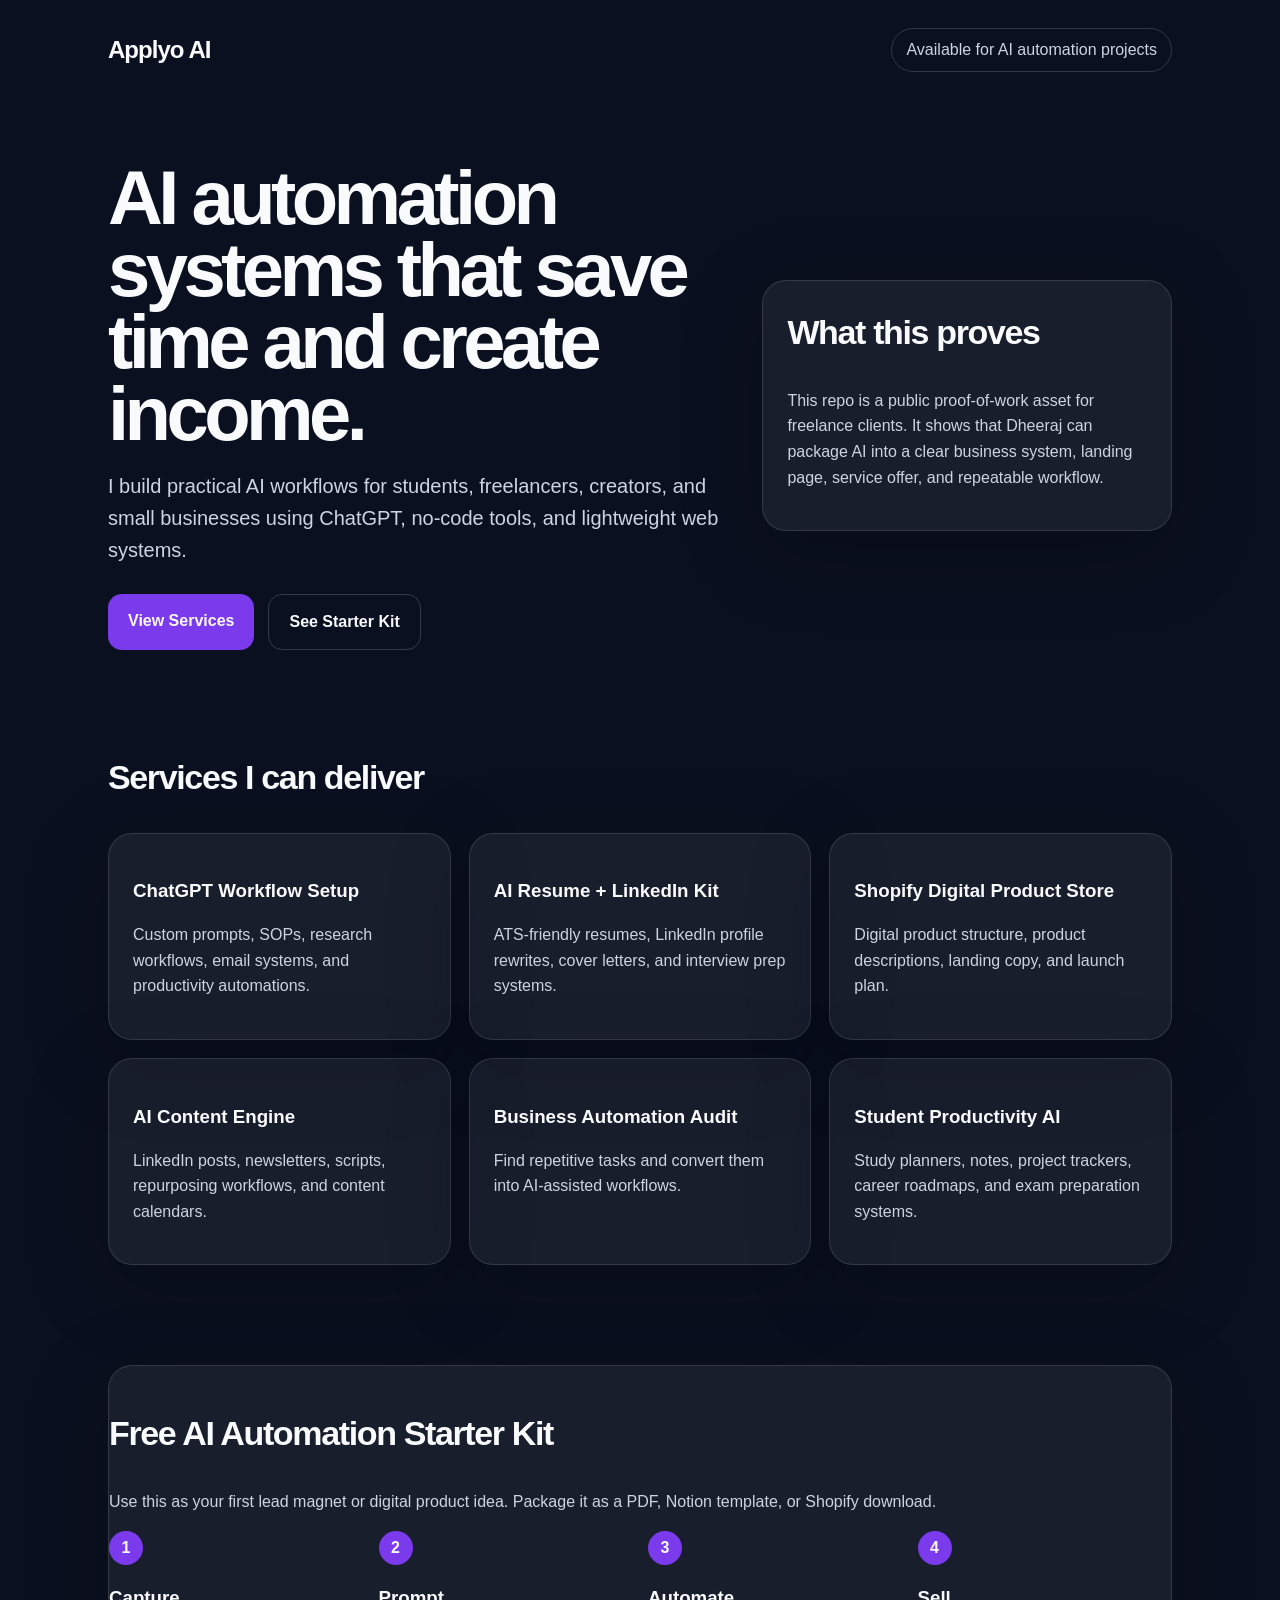
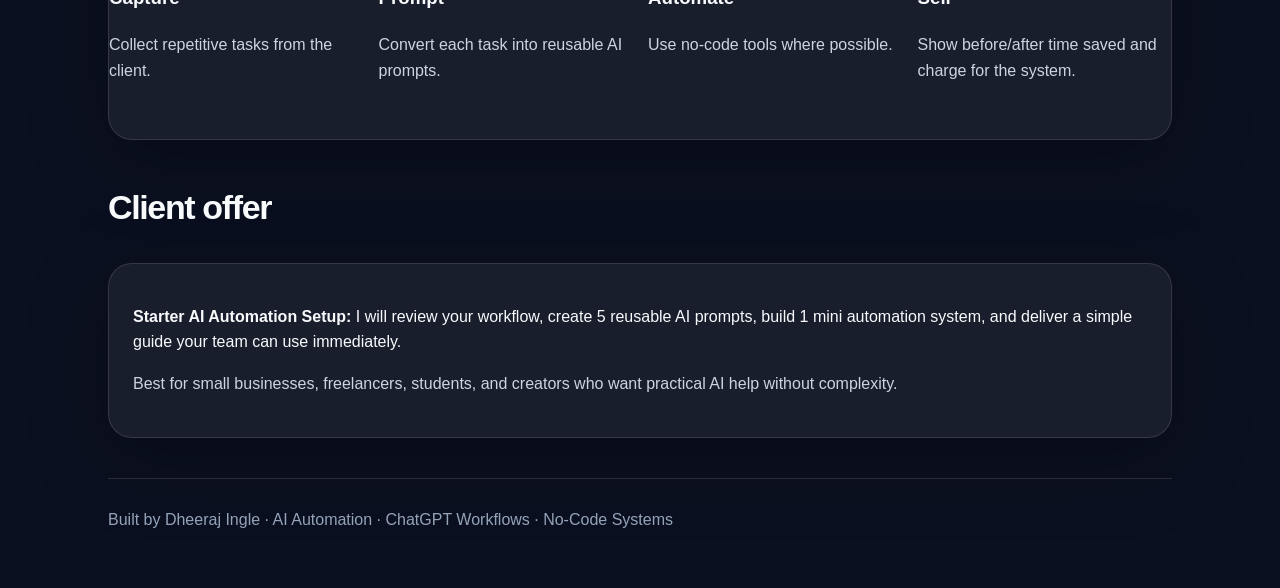
<file: index.html>
<!DOCTYPE html>
<html lang="en">
<head>
  <meta charset="UTF-8" />
  <meta name="viewport" content="width=device-width, initial-scale=1.0" />
  <title>Applyo AI — AI Automation Systems by Dheeraj</title>
  <meta name="description" content="AI automation, ChatGPT workflows, resume systems, and business productivity tools by Dheeraj Ingle." />
  <style>
    * { box-sizing: border-box; }
    body { margin: 0; font-family: Arial, sans-serif; background: #0b1020; color: #f8fafc; line-height: 1.6; }
    a { color: inherit; text-decoration: none; }
    .container { max-width: 1120px; margin: auto; padding: 28px; }
    .nav { display: flex; justify-content: space-between; align-items: center; gap: 20px; }
    .brand { font-weight: 800; letter-spacing: -0.04em; font-size: 24px; }
    .pill { border: 1px solid rgba(255,255,255,.16); border-radius: 999px; padding: 8px 14px; color: #cbd5e1; }
    .hero { padding: 90px 0 60px; display: grid; grid-template-columns: 1.2fr .8fr; gap: 40px; align-items: center; }
    h1 { font-size: clamp(42px, 7vw, 76px); line-height: .95; margin: 0 0 20px; letter-spacing: -0.06em; }
    h2 { font-size: 34px; letter-spacing: -0.04em; margin-top: 0; }
    .lead { font-size: 20px; color: #cbd5e1; max-width: 720px; }
    .cta { display: flex; gap: 14px; flex-wrap: wrap; margin-top: 28px; }
    .btn { background: #7c3aed; padding: 14px 20px; border-radius: 14px; font-weight: 700; display: inline-block; }
    .btn.secondary { background: transparent; border: 1px solid rgba(255,255,255,.18); }
    .card { background: rgba(255,255,255,.06); border: 1px solid rgba(255,255,255,.12); border-radius: 24px; padding: 24px; box-shadow: 0 20px 80px rgba(0,0,0,.25); }
    .grid { display: grid; grid-template-columns: repeat(3, 1fr); gap: 18px; margin: 28px 0 60px; }
    .service h3 { margin-bottom: 8px; }
    .muted { color: #cbd5e1; }
    .section { padding: 40px 0; }
    .steps { display: grid; grid-template-columns: repeat(4, 1fr); gap: 16px; }
    .step span { display: inline-flex; width: 34px; height: 34px; align-items: center; justify-content: center; background:#7c3aed; border-radius: 50%; font-weight: 800; }
    .footer { border-top: 1px solid rgba(255,255,255,.12); padding: 28px 0; color: #94a3b8; }
    @media (max-width: 860px) { .hero, .grid, .steps { grid-template-columns: 1fr; } }
  </style>
</head>
<body>
  <main class="container">
    <nav class="nav">
      <div class="brand">Applyo AI</div>
      <a class="pill" href="mailto:hello@example.com">Available for AI automation projects</a>
    </nav>

    <section class="hero">
      <div>
        <h1>AI automation systems that save time and create income.</h1>
        <p class="lead">I build practical AI workflows for students, freelancers, creators, and small businesses using ChatGPT, no-code tools, and lightweight web systems.</p>
        <div class="cta">
          <a class="btn" href="#services">View Services</a>
          <a class="btn secondary" href="#starter-kit">See Starter Kit</a>
        </div>
      </div>
      <div class="card">
        <h2>What this proves</h2>
        <p class="muted">This repo is a public proof-of-work asset for freelance clients. It shows that Dheeraj can package AI into a clear business system, landing page, service offer, and repeatable workflow.</p>
      </div>
    </section>

    <section id="services" class="section">
      <h2>Services I can deliver</h2>
      <div class="grid">
        <div class="card service"><h3>ChatGPT Workflow Setup</h3><p class="muted">Custom prompts, SOPs, research workflows, email systems, and productivity automations.</p></div>
        <div class="card service"><h3>AI Resume + LinkedIn Kit</h3><p class="muted">ATS-friendly resumes, LinkedIn profile rewrites, cover letters, and interview prep systems.</p></div>
        <div class="card service"><h3>Shopify Digital Product Store</h3><p class="muted">Digital product structure, product descriptions, landing copy, and launch plan.</p></div>
        <div class="card service"><h3>AI Content Engine</h3><p class="muted">LinkedIn posts, newsletters, scripts, repurposing workflows, and content calendars.</p></div>
        <div class="card service"><h3>Business Automation Audit</h3><p class="muted">Find repetitive tasks and convert them into AI-assisted workflows.</p></div>
        <div class="card service"><h3>Student Productivity AI</h3><p class="muted">Study planners, notes, project trackers, career roadmaps, and exam preparation systems.</p></div>
      </div>
    </section>

    <section id="starter-kit" class="section card">
      <h2>Free AI Automation Starter Kit</h2>
      <p class="muted">Use this as your first lead magnet or digital product idea. Package it as a PDF, Notion template, or Shopify download.</p>
      <div class="steps">
        <div class="step"><span>1</span><h3>Capture</h3><p class="muted">Collect repetitive tasks from the client.</p></div>
        <div class="step"><span>2</span><h3>Prompt</h3><p class="muted">Convert each task into reusable AI prompts.</p></div>
        <div class="step"><span>3</span><h3>Automate</h3><p class="muted">Use no-code tools where possible.</p></div>
        <div class="step"><span>4</span><h3>Sell</h3><p class="muted">Show before/after time saved and charge for the system.</p></div>
      </div>
    </section>

    <section class="section">
      <h2>Client offer</h2>
      <div class="card">
        <p><strong>Starter AI Automation Setup:</strong> I will review your workflow, create 5 reusable AI prompts, build 1 mini automation system, and deliver a simple guide your team can use immediately.</p>
        <p class="muted">Best for small businesses, freelancers, students, and creators who want practical AI help without complexity.</p>
      </div>
    </section>

    <footer class="footer">
      Built by Dheeraj Ingle · AI Automation · ChatGPT Workflows · No-Code Systems
    </footer>
  </main>
</body>
</html>
</file>
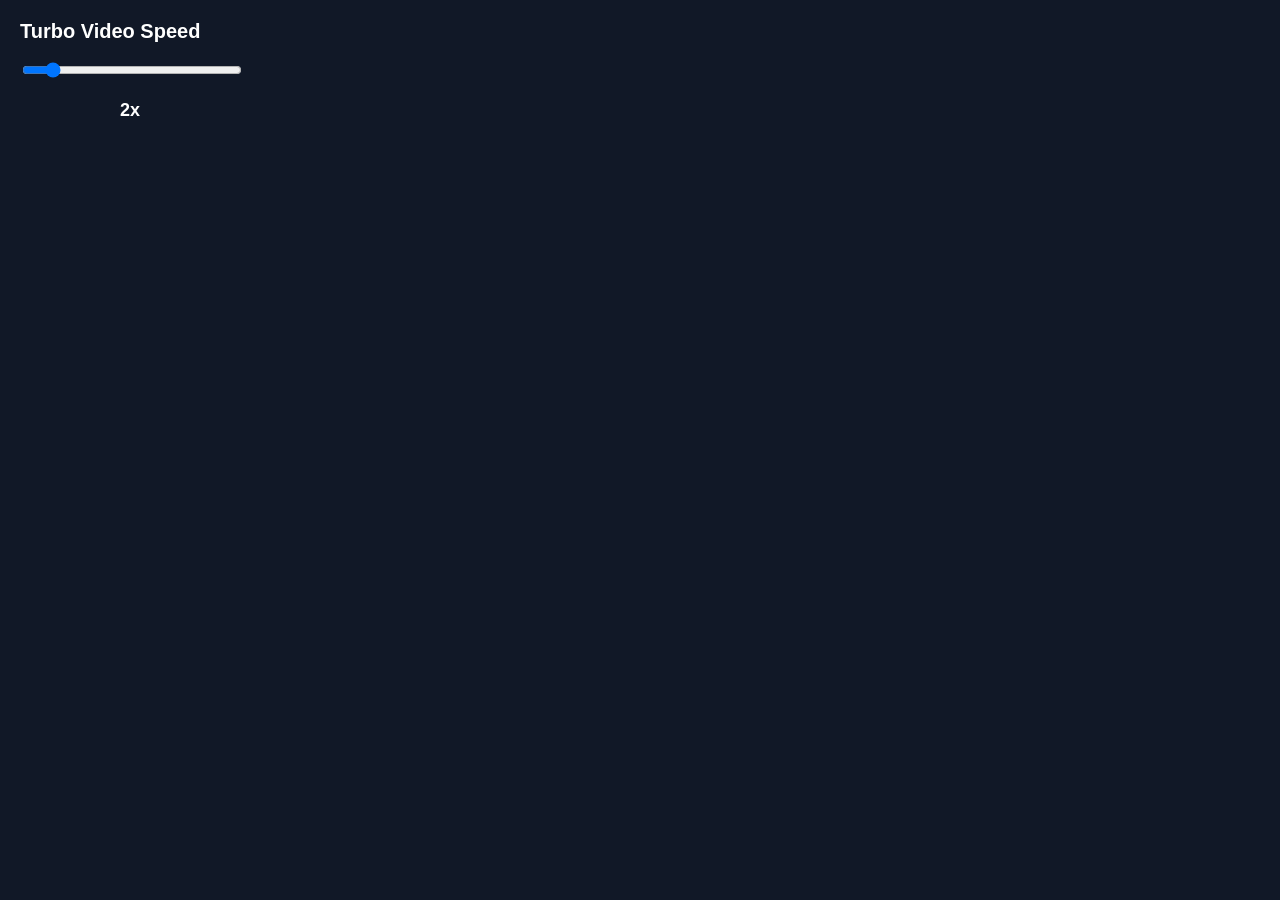
<file: popup.html>
<!DOCTYPE html>
<html>
<head>
  <title>Turbo Video Speed</title>
  <link rel="stylesheet" href="popup.css">
</head>
<body>
  <div class="container">
    <h2>Turbo Video Speed</h2>
    <input type="range" min="0.25" max="16" step="0.25" value="2" id="speedRange">
    <p id="speedValue">2x</p>
  </div>

  <script src="popup.js"></script>
</body>
</html>
</file>
<file: popup.css>
body {
  margin: 0;
  padding: 0;
  width: 260px;
  background: #111827;
  color: white;
  font-family: Arial, sans-serif;
}

.container {
  padding: 20px;
}

h2 {
  margin-top: 0;
  font-size: 20px;
}

input[type="range"] {
  width: 100%;
}

#speedValue {
  text-align: center;
  font-size: 18px;
  font-weight: bold;
}
</file>
